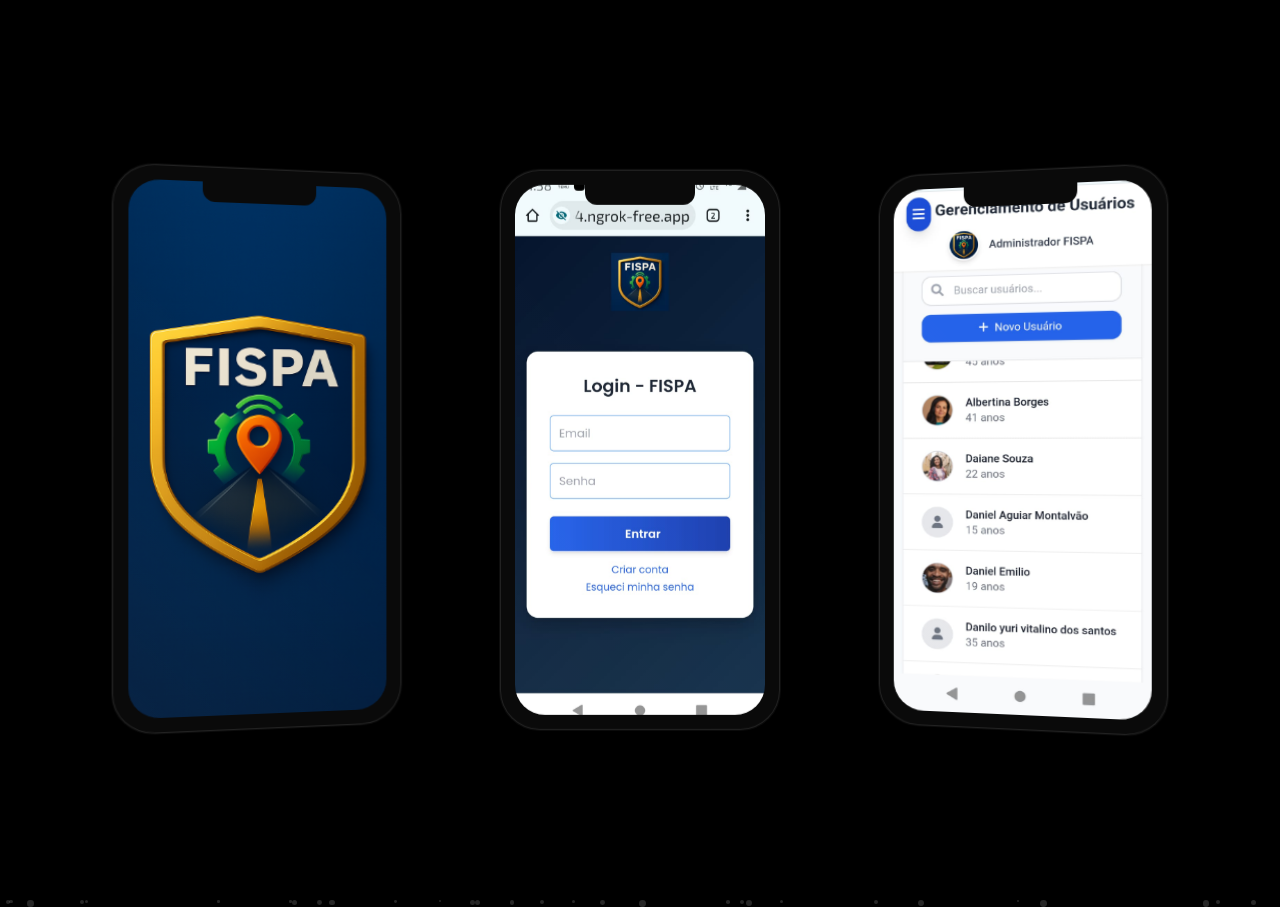
<file: celulares3d.html>
<!DOCTYPE html>
<html lang="pt-br">
<head>
    <meta charset="UTF-8">
    <meta name="viewport" content="width=device-width, initial-scale=1.0">
    <title>Celulares Flutuantes 3D</title>
    <script src="https://cdn.jsdelivr.net/npm/gsap@3.12.5/dist/gsap.min.js"></script>
    <style>
        * {
            margin: 0;
            padding: 0;
            box-sizing: border-box;
        }
        
        body {
            background: #000;
            min-height: 100vh;
            display: flex;
            justify-content: center;
            align-items: center;
            overflow: hidden;
            font-family: 'Inter', -apple-system, BlinkMacSystemFont, sans-serif;
        }
        
        .phones-container {
            position: relative;
            width: 100%;
            height: 100vh;
            display: flex;
            justify-content: center;
            align-items: center;
            perspective: 1500px;
        }
        
        /* Efeito de partículas no fundo */
        .particles {
            position: absolute;
            top: 0;
            left: 0;
            width: 100%;
            height: 100%;
            z-index: 1;
        }
        
        .particle {
            position: absolute;
            background: rgba(255, 255, 255, 0.5);
            border-radius: 50%;
            opacity: 0.3;
            animation: float 15s infinite linear;
        }
        
        @keyframes float {
            0% {
                transform: translateY(0) rotate(0deg);
                opacity: 0.3;
            }
            100% {
                transform: translateY(-100vh) rotate(720deg);
                opacity: 0;
            }
        }
        
        .phone-wrapper {
            position: absolute;
            transform-style: preserve-3d;
            transition: transform 0.5s ease-out;
            z-index: 10;
        }
        
        .phone {
            position: relative;
            width: 280px;
            height: 560px;
            background: #0a0a0a;
            border-radius: 40px;
            box-shadow: 
                0 0 0 1px rgba(255, 255, 255, 0.05),
                0 20px 50px rgba(0, 0, 0, 0.8),
                inset 0 0 0 1px rgba(255, 255, 255, 0.1);
            overflow: hidden;
            transform-style: preserve-3d;
        }
        
        /* Efeito de brilho que segue o mouse */
        .phone-glow {
            position: absolute;
            width: 100%;
            height: 100%;
            border-radius: 40px;
            background: radial-gradient(circle at center, rgba(255, 255, 255, 0.05) 0%, transparent 60%);
            opacity: 0;
            transition: opacity 0.3s ease;
            pointer-events: none;
        }
        
        .screen {
            position: absolute;
            top: 15px;
            left: 15px;
            right: 15px;
            bottom: 15px;
            background: #000;
            border-radius: 30px;
            overflow: hidden;
            transform: translateZ(1px);
        }
        
        .screen img {
            width: 100%;
            height: 100%;
            object-fit: cover;
        }
        
        .screen-overlay {
            position: absolute;
            top: 0;
            left: 0;
            width: 100%;
            height: 100%;
            background: linear-gradient(45deg, rgba(255,255,255,0.03) 0%, transparent 60%);
            pointer-events: none;
        }
        
        /* Detalhes do celular */
        .notch {
            position: absolute;
            top: 10px;
            left: 50%;
            transform: translateX(-50%);
            width: 110px;
            height: 25px;
            background: #0a0a0a;
            border-radius: 0 0 12px 12px;
            z-index: 2;
        }
        
        .volume-btn {
            position: absolute;
            left: -8px;
            width: 6px;
            background: rgba(255, 255, 255, 0.05);
            border-radius: 2px;
        }
        
        .vol-up {
            top: 90px;
            height: 35px;
        }
        
        .vol-down {
            top: 130px;
            height: 35px;
        }
        
        .power-btn {
            position: absolute;
            right: -8px;
            top: 85px;
            width: 6px;
            height: 55px;
            background: rgba(255, 255, 255, 0.05);
            border-radius: 2px;
        }
        
        /* Efeito de flutuação suave */
        @keyframes float-phone {
            0%, 100% {
                transform: translateY(0) rotate3d(0, 0, 0, 0deg);
            }
            25% {
                transform: translateY(-10px) rotate3d(0.5, 0, 0, 2deg);
            }
            50% {
                transform: translateY(-5px) rotate3d(0, 0.5, 0, 2deg);
            }
            75% {
                transform: translateY(-8px) rotate3d(0.5, 0.5, 0, 2deg);
            }
        }
    </style>
</head>
<body>
    <div class="particles" id="particles"></div>
    
    <div class="phones-container" id="phones-container">
        <!-- Celular da esquerda -->
        <div class="phone-wrapper" id="phone-left">
            <div class="phone">
                <div class="phone-glow"></div>
                <div class="notch"></div>
                <div class="volume-btn vol-up"></div>
                <div class="volume-btn vol-down"></div>
                <div class="power-btn"></div>
                <div class="screen">
                    <img src="static/img/tela-1.png" alt="Tela do aplicativo">
                    <div class="screen-overlay"></div>
                </div>
            </div>
        </div>
        
        <!-- Celular do centro -->
        <div class="phone-wrapper" id="phone-center">
            <div class="phone">
                <div class="phone-glow"></div>
                <div class="notch"></div>
                <div class="volume-btn vol-up"></div>
                <div class="volume-btn vol-down"></div>
                <div class="power-btn"></div>
                <div class="screen">
                    <img src="static/img/tela-2 login.jpeg" alt="Tela do aplicativo">
                    <div class="screen-overlay"></div>
                </div>
            </div>
        </div>
        
        <!-- Celular da direita -->
        <div class="phone-wrapper" id="phone-right">
            <div class="phone">
                <div class="phone-glow"></div>
                <div class="notch"></div>
                <div class="volume-btn vol-up"></div>
                <div class="volume-btn vol-down"></div>
                <div class="power-btn"></div>
                <div class="screen">
                    <img src="static/img/tela-3 admin.jpeg" alt="Tela do aplicativo">
                    <div class="screen-overlay"></div>
                </div>
            </div>
        </div>
    </div>

    <script>
        document.addEventListener('DOMContentLoaded', function() {
            // Criar partículas de fundo
            createParticles();
            
            // Posicionar os celulares
            const phoneLeft = document.getElementById('phone-left');
            const phoneCenter = document.getElementById('phone-center');
            const phoneRight = document.getElementById('phone-right');
            const container = document.getElementById('phones-container');
            
            // Configurações iniciais
            const phoneWidth = 280;
            const phoneHeight = 560;
            const spacing = 100;
            
            // Posicionamento inicial
            phoneLeft.style.transform = `translateX(-${phoneWidth + spacing}px) rotateY(15deg)`;
            phoneCenter.style.transform = 'translateY(0)';
            phoneRight.style.transform = `translateX(${phoneWidth + spacing}px) rotateY(-15deg)`;
            
            // Adicionar animação de flutuação
            gsap.to(phoneLeft, {
                y: -15,
                rotationY: 5,
                rotationX: 2,
                duration: 4,
                repeat: -1,
                yoyo: true,
                ease: "sine.inOut"
            });
            
            gsap.to(phoneCenter, {
                y: -20,
                rotationY: 2,
                duration: 5,
                repeat: -1,
                yoyo: true,
                ease: "sine.inOut",
                delay: 0.5
            });
            
            gsap.to(phoneRight, {
                y: -10,
                rotationY: -5,
                rotationX: -2,
                duration: 4.5,
                repeat: -1,
                yoyo: true,
                ease: "sine.inOut",
                delay: 1
            });
            
            // Efeito de parallax e 3D ao mover o mouse
            container.addEventListener('mousemove', (e) => {
                const { left, top, width, height } = container.getBoundingClientRect();
                const x = (e.clientX - left) / width - 0.5;
                const y = (e.clientY - top) / height - 0.5;
                
                // Movimento dos celulares baseado na posição do mouse
                phoneLeft.style.transform = `translateX(-${phoneWidth + spacing}px) 
                    translateY(${y * 30}px) 
                    rotateY(${15 + x * 10}deg) 
                    rotateX(${-y * 10}deg)`;
                
                phoneCenter.style.transform = `
                    translateY(${y * 40}px) 
                    rotateY(${x * 15}deg) 
                    rotateX(${-y * 15}deg)`;
                
                phoneRight.style.transform = `translateX(${phoneWidth + spacing}px) 
                    translateY(${y * 30}px) 
                    rotateY(${-15 + x * 10}deg) 
                    rotateX(${-y * 10}deg)`;
                
                // Efeito de brilho que segue o mouse
                document.querySelectorAll('.phone').forEach(phone => {
                    const glow = phone.querySelector('.phone-glow');
                    const phoneRect = phone.getBoundingClientRect();
                    const relativeX = (e.clientX - phoneRect.left) / phoneRect.width;
                    const relativeY = (e.clientY - phoneRect.top) / phoneRect.height;
                    
                    glow.style.background = `radial-gradient(circle at ${relativeX * 100}% ${relativeY * 100}%, 
                        rgba(255, 255, 255, 0.15) 0%, transparent 60%)`;
                    glow.style.opacity = '1';
                });
            });
            
            container.addEventListener('mouseleave', () => {
                // Restaurar posições quando o mouse sai
                gsap.to([phoneLeft, phoneCenter, phoneRight], {
                    duration: 1.5,
                    ease: "elastic.out(1, 0.8)",
                    overwrite: "auto"
                });
                
                // Remover brilho
                document.querySelectorAll('.phone-glow').forEach(glow => {
                    glow.style.opacity = '0';
                });
            });
            
            // Criar partículas de fundo
            function createParticles() {
                const particlesContainer = document.getElementById('particles');
                const particleCount = 30;
                
                for (let i = 0; i < particleCount; i++) {
                    const particle = document.createElement('div');
                    particle.classList.add('particle');
                    
                    // Posição e tamanho aleatórios
                    const size = Math.random() * 5 + 2;
                    const posX = Math.random() * 100;
                    const delay = Math.random() * 15;
                    
                    particle.style.width = `${size}px`;
                    particle.style.height = `${size}px`;
                    particle.style.left = `${posX}%`;
                    particle.style.bottom = `-${size}px`;
                    particle.style.animationDelay = `${delay}s`;
                    
                    particlesContainer.appendChild(particle);
                }
            }
        });
    </script>
</body>
</html>
</file>
